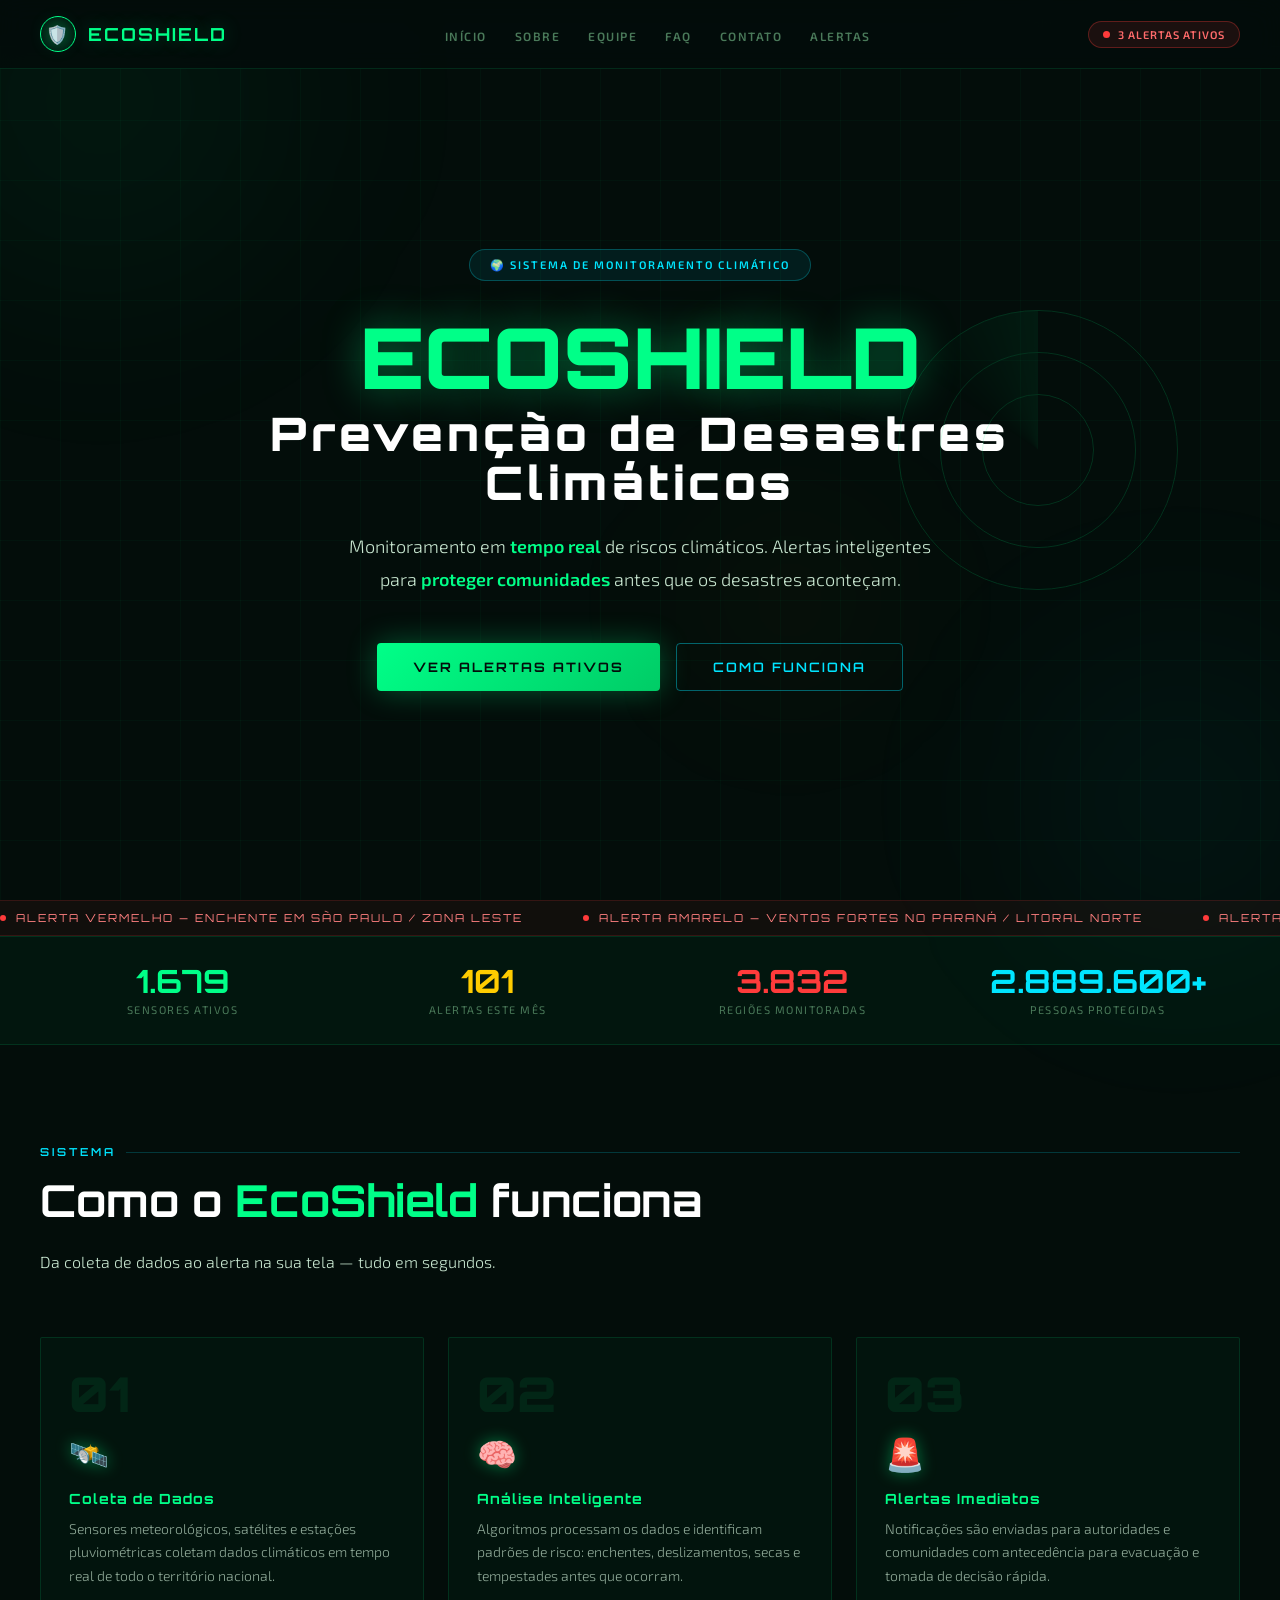
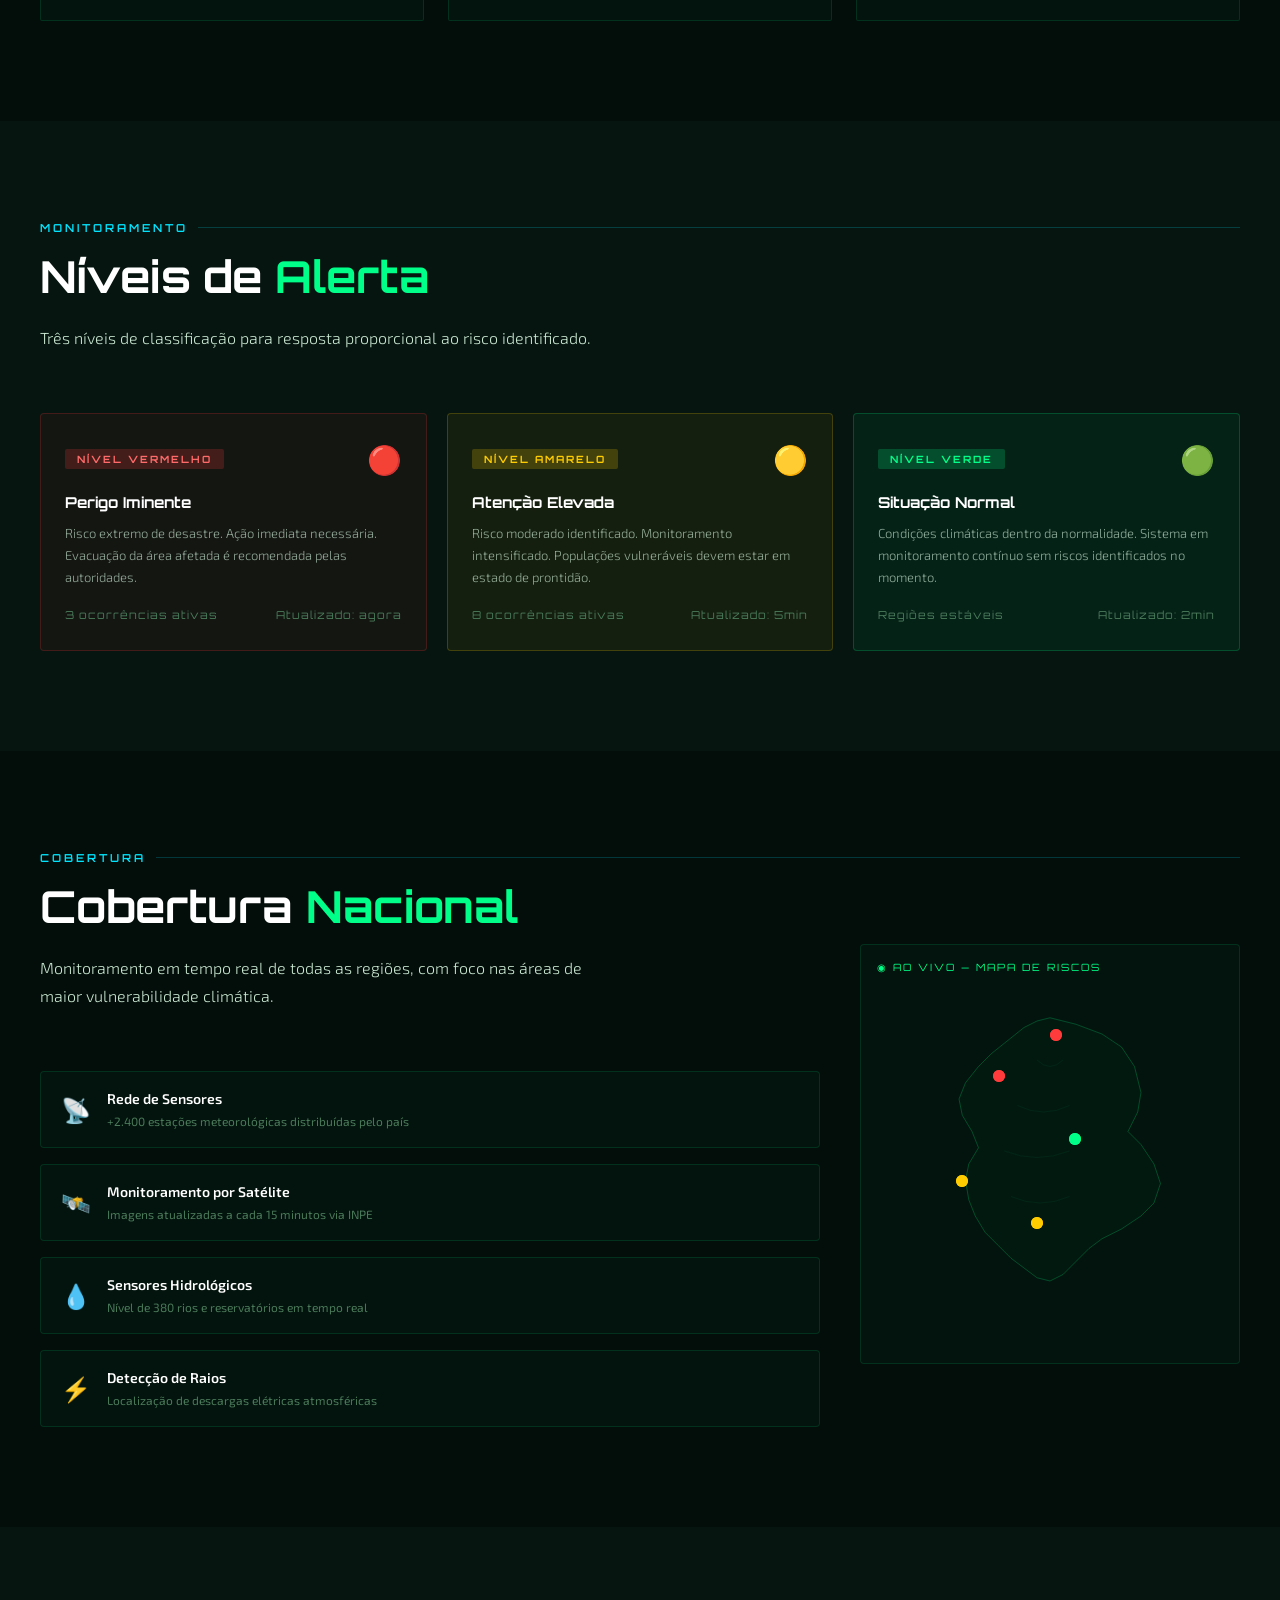
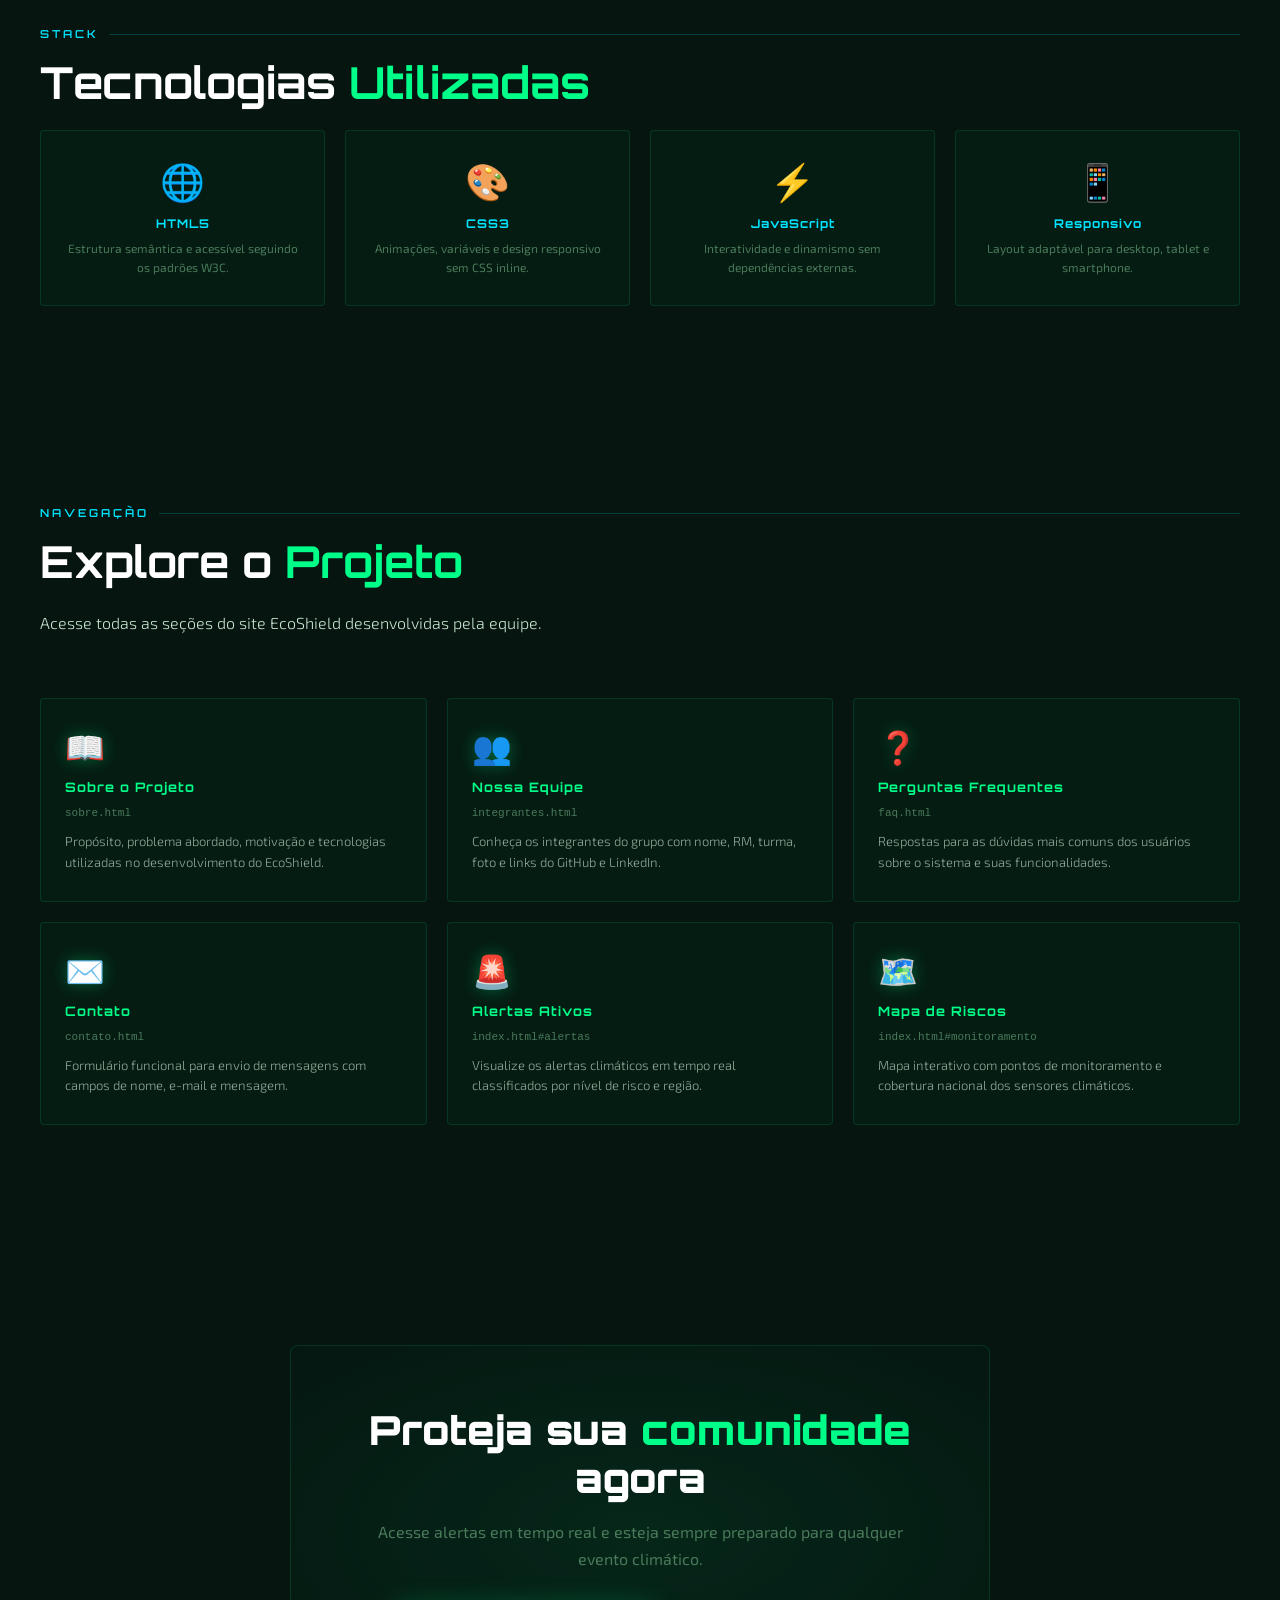
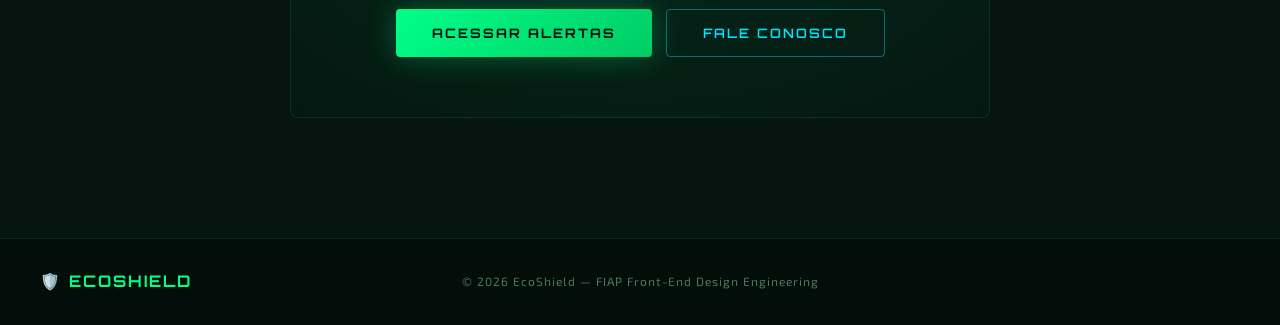
<file: pages/index.html>
<!DOCTYPE html>
<html lang="pt-BR">
<head>
  <meta charset="UTF-8"/>
  <meta name="viewport" content="width=device-width, initial-scale=1.0"/>
  <title>EcoShield — Monitoramento Climático e Prevenção de Desastres</title>
  <meta name="description" content="EcoShield: sistema de monitoramento climático e alertas para prevenção de desastres naturais no Brasil.">
  <link href="https://fonts.googleapis.com/css2?family=Orbitron:wght@400;600;700;900&family=Exo+2:ital,wght@0,300;0,400;0,600;1,300&display=swap" rel="stylesheet">
  <style>


:root {
  --bg:     #030d0a;
  --bg2:    #061510;
  --green:  #00ff88;
  --green2: #00cc66;
  --teal:   #00e5ff;
  --yellow: #ffcc00;
  --red:    #ff3b3b;
  --text:   #c8e6d0;
  --muted:  #4a7a5a;
  --border: rgba(0,255,136,.12);
  --glow:   0 0 20px rgba(0,255,136,.3);
}


*, *::before, *::after { margin:0; padding:0; box-sizing:border-box; }
html { scroll-behavior:smooth; }
body {
  background: var(--bg);
  color: var(--text);
  font-family: 'Exo 2', sans-serif;
  overflow-x: hidden;
}


.bg-grid {
  position:fixed; inset:0; z-index:0; pointer-events:none;
  background-image:
    linear-gradient(rgba(0,255,136,.03) 1px, transparent 1px),
    linear-gradient(90deg, rgba(0,255,136,.03) 1px, transparent 1px);
  background-size: 60px 60px;
  animation: gridShift 20s linear infinite;
}
@keyframes gridShift {
  0%   { background-position:0 0; }
  100% { background-position:60px 60px; }
}

.bg-orb { position:fixed; border-radius:50%; filter:blur(80px); pointer-events:none; z-index:0; }
.bg-orb-1 { width:600px; height:600px; background:radial-gradient(circle, rgba(0,255,136,.06), transparent 70%); top:-200px; left:-200px; animation:orbFloat1 15s ease-in-out infinite; }
.bg-orb-2 { width:500px; height:500px; background:radial-gradient(circle, rgba(0,229,255,.05), transparent 70%); bottom:-150px; right:-150px; animation:orbFloat2 18s ease-in-out infinite; }
.bg-orb-3 { width:300px; height:300px; background:radial-gradient(circle, rgba(255,204,0,.04), transparent 70%); top:50%; left:50%; animation:orbFloat3 12s ease-in-out infinite; }

@keyframes orbFloat1 { 0%,100%{transform:translate(0,0)} 50%{transform:translate(60px,40px)} }
@keyframes orbFloat2 { 0%,100%{transform:translate(0,0)} 50%{transform:translate(-50px,-30px)} }
@keyframes orbFloat3 { 0%,100%{transform:translate(-50%,-50%) scale(1)} 50%{transform:translate(-50%,-50%) scale(1.3)} }


nav {
  position:fixed; top:0; left:0; right:0; z-index:100;
  padding:16px 40px;
  display:flex; align-items:center; justify-content:space-between;
  background:rgba(3,13,10,.9);
  backdrop-filter:blur(12px);
  border-bottom:1px solid var(--border);
}

.nav-logo {
  display:flex; align-items:center; gap:12px;
  font-family:'Orbitron',monospace; font-size:18px; font-weight:700;
  color:var(--green); letter-spacing:2px;
  text-decoration:none; text-shadow:var(--glow);
}

.nav-logo-icon {
  width:36px; height:36px;
  background:radial-gradient(circle, rgba(0,255,136,.2), transparent);
  border:1px solid var(--green); border-radius:50%;
  display:flex; align-items:center; justify-content:center; font-size:18px;
  animation:pulse 3s ease-in-out infinite;
}

@keyframes pulse {
  0%,100% { box-shadow:0 0 10px rgba(0,255,136,.3); }
  50%     { box-shadow:0 0 25px rgba(0,255,136,.7), 0 0 50px rgba(0,255,136,.2); }
}


.nav-toggle {
  display:none; flex-direction:column; gap:5px; cursor:pointer;
  background:none; border:none; padding:4px;
}
.nav-toggle span {
  display:block; width:24px; height:2px;
  background:var(--green); border-radius:2px;
  transition:all .3s;
}
.nav-toggle.open span:nth-child(1) { transform:rotate(45deg) translate(5px,5px); }
.nav-toggle.open span:nth-child(2) { opacity:0; }
.nav-toggle.open span:nth-child(3) { transform:rotate(-45deg) translate(5px,-5px); }

.nav-links { display:flex; gap:0; list-style:none; }

.nav-links a {
  color:var(--muted); font-size:12px; font-weight:600;
  text-decoration:none; text-transform:uppercase; letter-spacing:1.5px;
  padding:8px 14px; border-radius:4px;
  transition:all .2s; position:relative;
}
.nav-links a::after {
  content:''; position:absolute; bottom:2px; left:14px; right:14px;
  height:1px; background:var(--green);
  transform:scaleX(0); transition:transform .3s;
}
.nav-links a:hover  { color:var(--green); }
.nav-links a:hover::after  { transform:scaleX(1); }
.nav-links a.active { color:var(--green); }
.nav-links a.active::after { transform:scaleX(1); }

.nav-alert {
  display:flex; align-items:center; gap:8px;
  background:rgba(255,60,60,.1); border:1px solid rgba(255,60,60,.3);
  border-radius:20px; padding:6px 14px;
  font-size:11px; font-weight:600; color:#ff6b6b;
  letter-spacing:1px; text-transform:uppercase; white-space:nowrap;
}
.nav-alert .dot {
  width:7px; height:7px; border-radius:50%; background:var(--red);
  animation:blink 1s ease-in-out infinite;
}
@keyframes blink { 0%,100%{opacity:1} 50%{opacity:.2} }


.hero {
  position:relative; z-index:1;
  min-height:100vh;
  display:flex; align-items:center; justify-content:center;
  padding:120px 40px 80px; text-align:center;
}
.hero-content { max-width:900px; }

.hero-badge {
  display:inline-flex; align-items:center; gap:8px;
  background:rgba(0,229,255,.08); border:1px solid rgba(0,229,255,.25);
  border-radius:30px; padding:8px 20px;
  font-size:11px; font-weight:600; color:var(--teal);
  letter-spacing:2px; text-transform:uppercase; margin-bottom:32px;
  animation:fadeUp .8s ease both;
}

.hero-title {
  font-family:'Orbitron',monospace;
  font-size:clamp(42px,7vw,84px); font-weight:900; line-height:1.05;
  margin-bottom:24px; animation:fadeUp .8s .2s ease both;
}
.hero-title .line1 { display:block; color:var(--green); text-shadow:0 0 40px rgba(0,255,136,.4); }
.hero-title .line2 { display:block; color:white; font-size:.55em; letter-spacing:4px; margin-top:8px; }

.hero-desc {
  font-size:18px; font-weight:300; line-height:1.8;
  color:var(--text); opacity:.8; max-width:620px;
  margin:0 auto 48px; animation:fadeUp .8s .4s ease both;
}
.hero-desc em { color:var(--green); font-style:normal; font-weight:600; }

.hero-ctas {
  display:flex; gap:16px; justify-content:center; flex-wrap:wrap;
  animation:fadeUp .8s .6s ease both;
}

@keyframes fadeUp {
  from { opacity:0; transform:translateY(30px); }
  to   { opacity:1; transform:translateY(0); }
}


.hero-radar {
  position:absolute; right:8%; top:50%; transform:translateY(-50%);
  width:280px; height:280px; opacity:.15;
}
.radar-ring {
  position:absolute; border-radius:50%; border:1px solid var(--green);
  top:50%; left:50%; transform:translate(-50%,-50%);
}
.radar-ring:nth-child(1) { width:100%; height:100%; animation:radarPulse 3s 0s ease-in-out infinite; }
.radar-ring:nth-child(2) { width:70%;  height:70%;  animation:radarPulse 3s .5s ease-in-out infinite; }
.radar-ring:nth-child(3) { width:40%;  height:40%;  animation:radarPulse 3s 1s ease-in-out infinite; }
@keyframes radarPulse { 0%,100%{opacity:.3} 50%{opacity:1} }
.radar-sweep {
  position:absolute; inset:0;
  background:conic-gradient(from 0deg, transparent 300deg, rgba(0,255,136,.4) 360deg);
  border-radius:50%; animation:sweep 4s linear infinite;
}
@keyframes sweep { to { transform:rotate(360deg); } }


.btn-primary {
  background:linear-gradient(135deg, var(--green), var(--green2));
  color:#030d0a; font-family:'Orbitron',monospace;
  font-size:13px; font-weight:700; letter-spacing:2px;
  padding:16px 36px; border-radius:4px; border:none; cursor:pointer;
  text-transform:uppercase; text-decoration:none; display:inline-block;
  box-shadow:0 0 30px rgba(0,255,136,.3); transition:all .3s;
}
.btn-primary:hover { transform:translateY(-2px); box-shadow:0 0 50px rgba(0,255,136,.5); }

.btn-secondary {
  background:transparent; color:var(--teal);
  font-family:'Orbitron',monospace; font-size:13px; font-weight:600;
  letter-spacing:2px; padding:15px 36px; border-radius:4px;
  border:1px solid rgba(0,229,255,.4); cursor:pointer;
  text-transform:uppercase; text-decoration:none; display:inline-block;
  transition:all .3s;
}
.btn-secondary:hover { background:rgba(0,229,255,.08); border-color:var(--teal); transform:translateY(-2px); }


.ticker {
  position:relative; z-index:1;
  background:rgba(255,59,59,.06);
  border-top:1px solid rgba(255,59,59,.15);
  border-bottom:1px solid rgba(255,59,59,.15);
  padding:10px 0; overflow:hidden;
}
.ticker-inner {
  display:flex; gap:60px; white-space:nowrap;
  animation:tickerRoll 25s linear infinite;
}
.ticker-item {
  font-family:'Orbitron',monospace; font-size:11px;
  color:#ff8080; letter-spacing:2px; text-transform:uppercase;
  display:flex; align-items:center; gap:10px; flex-shrink:0;
}
.ticker-dot { width:6px; height:6px; border-radius:50%; background:var(--red); animation:blink 1s infinite; }
@keyframes tickerRoll { 0%{transform:translateX(0)} 100%{transform:translateX(-50%)} }


.stats-bar {
  position:relative; z-index:1;
  background:rgba(0,255,136,.04);
  border-top:1px solid var(--border); border-bottom:1px solid var(--border);
  padding:28px 40px;
  display:grid; grid-template-columns:repeat(4,1fr); gap:20px;
}
.stat-item { text-align:center; }
.stat-val {
  font-family:'Orbitron',monospace; font-size:32px; font-weight:700;
  color:var(--green); display:block; line-height:1;
}
.stat-val.orange { color:var(--yellow); }
.stat-val.red    { color:var(--red); }
.stat-val.teal   { color:var(--teal); }
.stat-lbl { font-size:11px; color:var(--muted); text-transform:uppercase; letter-spacing:1.5px; margin-top:6px; display:block; }


section { position:relative; z-index:1; padding:100px 40px; }

.section-label {
  font-family:'Orbitron',monospace; font-size:11px; font-weight:600;
  color:var(--teal); letter-spacing:3px; text-transform:uppercase;
  margin-bottom:16px; display:flex; align-items:center; gap:10px;
}
.section-label::after { content:''; flex:1; height:1px; background:rgba(0,229,255,.2); }

.section-title {
  font-family:'Orbitron',monospace; font-size:clamp(28px,4vw,44px);
  font-weight:700; color:white; line-height:1.2; margin-bottom:20px;
}
.section-title span { color:var(--green); }

.section-desc { font-size:16px; font-weight:300; color:var(--text); opacity:.7; line-height:1.8; max-width:560px; margin-bottom:60px; }


.steps { display:grid; grid-template-columns:repeat(3,1fr); gap:24px; }

.step-card {
  background:rgba(0,255,136,.03); border:1px solid var(--border);
  border-radius:2px; padding:32px 28px;
  position:relative; overflow:hidden; transition:all .3s;
}
.step-card::before {
  content:''; position:absolute; inset:0;
  background:linear-gradient(135deg, rgba(0,255,136,.05), transparent);
  opacity:0; transition:opacity .3s;
}
.step-card:hover { border-color:rgba(0,255,136,.3); transform:translateY(-4px); }
.step-card:hover::before { opacity:1; }

.step-num { font-family:'Orbitron',monospace; font-size:48px; font-weight:900; color:rgba(0,255,136,.08); line-height:1; margin-bottom:16px; }
.step-icon { font-size:32px; margin-bottom:16px; filter:drop-shadow(0 0 8px rgba(0,255,136,.4)); }
.step-title { font-family:'Orbitron',monospace; font-size:14px; font-weight:700; color:var(--green); letter-spacing:1px; margin-bottom:10px; }
.step-desc  { font-size:14px; font-weight:300; color:var(--text); opacity:.7; line-height:1.7; }


.alerts-section { background:var(--bg2); }
.alerts-grid { display:grid; grid-template-columns:repeat(3,1fr); gap:20px; }

.alert-card { border-radius:4px; padding:28px 24px; border:1px solid transparent; transition:all .3s; cursor:pointer; }
.alert-card.vermelho { background:rgba(255,59,59,.06);  border-color:rgba(255,59,59,.2); }
.alert-card.amarelo  { background:rgba(255,204,0,.06);  border-color:rgba(255,204,0,.2); }
.alert-card.verde    { background:rgba(0,255,136,.06);  border-color:rgba(0,255,136,.2); }
.alert-card:hover { transform:translateY(-3px); }
.alert-card.vermelho:hover { box-shadow:0 8px 30px rgba(255,59,59,.15); }
.alert-card.amarelo:hover  { box-shadow:0 8px 30px rgba(255,204,0,.15); }
.alert-card.verde:hover    { box-shadow:0 8px 30px rgba(0,255,136,.15); }

.alert-header { display:flex; align-items:center; justify-content:space-between; margin-bottom:16px; }
.alert-level { font-family:'Orbitron',monospace; font-size:10px; font-weight:700; letter-spacing:2px; text-transform:uppercase; padding:4px 12px; border-radius:2px; }
.vermelho .alert-level { background:rgba(255,59,59,.2);  color:#ff6b6b; }
.amarelo  .alert-level { background:rgba(255,204,0,.2);  color:var(--yellow); }
.verde    .alert-level { background:rgba(0,255,136,.2);  color:var(--green); }
.alert-icon  { font-size:28px; }
.alert-title { font-family:'Orbitron',monospace; font-size:15px; font-weight:700; color:white; margin-bottom:10px; }
.alert-desc  { font-size:13px; font-weight:300; color:var(--text); opacity:.7; line-height:1.7; margin-bottom:20px; }
.alert-meta  { display:flex; justify-content:space-between; font-size:11px; color:var(--muted); font-family:'Orbitron',monospace; letter-spacing:1px; }

.monitor-layout { display:grid; grid-template-columns:1fr 380px; gap:40px; align-items:center; }

.monitor-map {
  background:rgba(0,255,136,.03); border:1px solid var(--border);
  border-radius:4px; height:420px;
  position:relative; overflow:hidden;
  display:flex; align-items:center; justify-content:center;
}
.map-label { position:absolute; top:16px; left:16px; font-family:'Orbitron',monospace; font-size:10px; color:var(--green); letter-spacing:2px; text-transform:uppercase; }
.brazil-map { width:260px; opacity:.6; }

.map-ping { position:absolute; width:12px; height:12px; border-radius:50%; }
.map-ping::before, .map-ping::after { content:''; position:absolute; inset:0; border-radius:50%; }
.map-ping::before { background:currentColor; }
.map-ping::after  { border:2px solid currentColor; animation:pingExpand 2s ease-out infinite; }
@keyframes pingExpand { 0%{transform:scale(1);opacity:.8} 100%{transform:scale(3);opacity:0} }

.map-ping.p1 { color:var(--red);    top:30%; left:35%; }
.map-ping.p2 { color:var(--yellow); top:55%; left:25%; }
.map-ping.p3 { color:var(--green);  top:45%; left:55%; }
.map-ping.p4 { color:var(--red);    top:20%; left:50%; }
.map-ping.p5 { color:var(--yellow); top:65%; left:45%; }
.map-ping.p1::after { animation-delay:.0s; }
.map-ping.p2::after { animation-delay:.5s; }
.map-ping.p3::after { animation-delay:1s; }
.map-ping.p4::after { animation-delay:.3s; }
.map-ping.p5::after { animation-delay:.8s; }

.info-list { list-style:none; display:flex; flex-direction:column; gap:16px; }
.info-item {
  background:rgba(0,255,136,.03); border:1px solid var(--border);
  border-radius:4px; padding:18px 20px;
  display:flex; align-items:center; gap:16px; transition:all .3s;
}
.info-item:hover { border-color:rgba(0,255,136,.25); background:rgba(0,255,136,.06); }
.info-item-icon { font-size:24px; flex-shrink:0; }
.info-item-text strong { display:block; font-size:14px; font-weight:600; color:white; margin-bottom:3px; }
.info-item-text span   { font-size:12px; color:var(--muted); }

.tech-section { background:var(--bg2); }
.tech-grid { display:grid; grid-template-columns:repeat(4,1fr); gap:20px; margin-top:16px; }
.tech-card { background:rgba(0,255,136,.03); border:1px solid var(--border); border-radius:4px; padding:28px 20px; text-align:center; transition:all .3s; }
.tech-card:hover { border-color:rgba(0,229,255,.3); transform:translateY(-3px); box-shadow:0 8px 30px rgba(0,229,255,.08); }
.tech-icon { font-size:36px; margin-bottom:12px; display:block; }
.tech-name { font-family:'Orbitron',monospace; font-size:12px; font-weight:700; color:var(--teal); letter-spacing:1px; margin-bottom:8px; }
.tech-desc { font-size:12px; color:var(--muted); line-height:1.6; }


.pages-section { background:var(--bg2); }
.pages-grid { display:grid; grid-template-columns:repeat(3,1fr); gap:20px; }

.page-card {
  background:rgba(0,255,136,.03); border:1px solid var(--border);
  border-radius:4px; padding:28px 24px;
  text-decoration:none; color:var(--text);
  display:flex; flex-direction:column; gap:12px;
  transition:all .3s; position:relative; overflow:hidden;
}
.page-card::after {
  content:'→'; position:absolute; bottom:20px; right:24px;
  font-size:20px; color:var(--green); opacity:0;
  transition:all .3s; transform:translateX(-8px);
}
.page-card:hover { border-color:rgba(0,255,136,.3); transform:translateY(-4px); box-shadow:0 12px 40px rgba(0,255,136,.08); }
.page-card:hover::after { opacity:1; transform:translateX(0); }

.page-card-icon { font-size:32px; filter:drop-shadow(0 0 8px rgba(0,255,136,.3)); }
.page-card-title { font-family:'Orbitron',monospace; font-size:13px; font-weight:700; color:var(--green); letter-spacing:1px; }
.page-card-file  { font-family:'DM Mono',monospace; font-size:11px; color:var(--muted); }
.page-card-desc  { font-size:13px; font-weight:300; color:var(--text); opacity:.7; line-height:1.6; }

.cta-section { background:var(--bg2); text-align:center; padding:120px 40px; position:relative; z-index:1; }
.cta-glow {
  display:inline-block;
  background:radial-gradient(ellipse 600px 300px at center, rgba(0,255,136,.08), transparent);
  padding:60px; border-radius:8px; border:1px solid var(--border);
  max-width:700px; width:100%;
}
.cta-title { font-family:'Orbitron',monospace; font-size:clamp(24px,4vw,40px); font-weight:900; color:white; margin-bottom:16px; line-height:1.2; }
.cta-title span { color:var(--green); }
.cta-sub  { font-size:16px; color:var(--muted); margin-bottom:36px; line-height:1.7; }
.cta-btns { display:flex; gap:14px; justify-content:center; flex-wrap:wrap; }

footer {
  position:relative; z-index:1;
  border-top:1px solid var(--border);
  padding:32px 40px;
  display:grid; grid-template-columns:1fr auto 1fr;
  align-items:center; gap:20px;
  background:var(--bg);
}
.footer-logo { font-family:'Orbitron',monospace; font-size:16px; font-weight:700; color:var(--green); letter-spacing:2px; text-decoration:none; }
.footer-copy { font-size:12px; color:var(--muted); letter-spacing:1px; text-align:center; }
.footer-links { display:flex; gap:20px; justify-content:flex-end; flex-wrap:wrap; }
.footer-links a { font-size:12px; color:var(--muted); text-decoration:none; letter-spacing:1px; transition:color .2s; }
.footer-links a:hover { color:var(--green); }


.reveal { opacity:0; transform:translateY(40px); transition:opacity .7s ease, transform .7s ease; }
.reveal.visible { opacity:1; transform:translateY(0); }


@media (max-width:900px) {
  nav { padding:14px 20px; }
  .nav-links {
    display:none; flex-direction:column; gap:0;
    position:absolute; top:100%; left:0; right:0;
    background:rgba(3,13,10,.98); border-bottom:1px solid var(--border);
    padding:12px 0;
  }
  .nav-links.open { display:flex; }
  .nav-links a { padding:12px 24px; border-radius:0; }
  .nav-toggle { display:flex; }

  .hero { padding:100px 20px 60px; }
  .hero-radar { display:none; }

  .stats-bar { grid-template-columns:repeat(2,1fr); padding:20px; }

  section { padding:70px 20px; }

  .steps          { grid-template-columns:1fr; }
  .alerts-grid    { grid-template-columns:1fr; }
  .monitor-layout { grid-template-columns:1fr; }
  .tech-grid      { grid-template-columns:repeat(2,1fr); }
  .pages-grid     { grid-template-columns:1fr; }

  .cta-glow { padding:32px 20px; }

  footer { grid-template-columns:1fr; text-align:center; padding:24px 20px; }
  .footer-links { justify-content:center; }
}

</style>
</head>
<body>

  <div class="bg-grid"></div>
  <div class="bg-orb bg-orb-1"></div>
  <div class="bg-orb bg-orb-2"></div>
  <div class="bg-orb bg-orb-3"></div>


  <nav>
    <a href="index.html" class="nav-logo">
      <div class="nav-logo-icon">🛡️</div>
      ECOSHIELD
    </a>

    <button class="nav-toggle" aria-label="Abrir menu">
      <span></span><span></span><span></span>
    </button>

    <ul class="nav-links">
      <li><a href="index.html"       class="active">Início</a></li>
      <li><a href="sobre.html">Sobre</a></li>
      <li><a href="integrantes.html">Equipe</a></li>
      <li><a href="faq.html">FAQ</a></li>
      <li><a href="contato.html">Contato</a></li>
      <li><a href="alertas.html" aria-current="page">Alertas</a></li>
    </ul>

    <div class="nav-alert">
      <div class="dot"></div>
      <span id="navAlertText">3 alertas ativos</span>
    </div>
  </nav>


  <section class="hero">
    <div class="hero-content">
      <div class="hero-badge">🌍 Sistema de Monitoramento Climático</div>

      <h1 class="hero-title">
        <span class="line1">ECOSHIELD</span>
        <span class="line2">Prevenção de Desastres Climáticos</span>
      </h1>

      <p class="hero-desc">
        Monitoramento em <em>tempo real</em> de riscos climáticos.
        Alertas inteligentes para <em>proteger comunidades</em>
        antes que os desastres aconteçam.
      </p>

      <div class="hero-ctas">
        <a href="#alertas"      class="btn-primary">Ver Alertas Ativos</a>
        <a href="#como-funciona" class="btn-secondary">Como Funciona</a>
      </div>
    </div>

    <div class="hero-radar">
      <div class="radar-ring"></div>
      <div class="radar-ring"></div>
      <div class="radar-ring"></div>
      <div class="radar-sweep"></div>
    </div>
  </section>


  <div class="ticker">
    <div class="ticker-inner">
      <span class="ticker-item"><span class="ticker-dot"></span> ALERTA VERMELHO — Enchente em São Paulo / Zona Leste</span>
      <span class="ticker-item"><span class="ticker-dot"></span> ALERTA AMARELO — Ventos fortes no Paraná / Litoral Norte</span>
      <span class="ticker-item"><span class="ticker-dot"></span> ALERTA VERMELHO — Deslizamento em Petrópolis / RJ</span>
      <span class="ticker-item"><span class="ticker-dot"></span> MONITORAMENTO — Nível dos rios acima do normal em MG</span>
      <span class="ticker-item"><span class="ticker-dot"></span> ALERTA AMARELO — Seca severa no Nordeste / Sertão</span>
  
      <span class="ticker-item"><span class="ticker-dot"></span> ALERTA VERMELHO — Enchente em São Paulo / Zona Leste</span>
      <span class="ticker-item"><span class="ticker-dot"></span> ALERTA AMARELO — Ventos fortes no Paraná / Litoral Norte</span>
      <span class="ticker-item"><span class="ticker-dot"></span> ALERTA VERMELHO — Deslizamento em Petrópolis / RJ</span>
      <span class="ticker-item"><span class="ticker-dot"></span> MONITORAMENTO — Nível dos rios acima do normal em MG</span>
      <span class="ticker-item"><span class="ticker-dot"></span> ALERTA AMARELO — Seca severa no Nordeste / Sertão</span>
    </div>
  </div>


  <div class="stats-bar">
    <div class="stat-item">
      <span class="stat-val"        id="stat1">0</span>
      <span class="stat-lbl">Sensores Ativos</span>
    </div>
    <div class="stat-item">
      <span class="stat-val orange" id="stat2">0</span>
      <span class="stat-lbl">Alertas este mês</span>
    </div>
    <div class="stat-item">
      <span class="stat-val red"    id="stat3">0</span>
      <span class="stat-lbl">Regiões monitoradas</span>
    </div>
    <div class="stat-item">
      <span class="stat-val teal"   id="stat4">0</span>
      <span class="stat-lbl">Pessoas protegidas</span>
    </div>
  </div>

 
  <section id="como-funciona">
    <div class="section-label">Sistema</div>
    <h2 class="section-title reveal">Como o <span>EcoShield</span> funciona</h2>
    <p class="section-desc reveal">Da coleta de dados ao alerta na sua tela — tudo em segundos.</p>

    <div class="steps">
      <div class="step-card reveal">
        <div class="step-num">01</div>
        <div class="step-icon">🛰️</div>
        <div class="step-title">Coleta de Dados</div>
        <p class="step-desc">Sensores meteorológicos, satélites e estações pluviométricas coletam dados climáticos em tempo real de todo o território nacional.</p>
      </div>
      <div class="step-card reveal">
        <div class="step-num">02</div>
        <div class="step-icon">🧠</div>
        <div class="step-title">Análise Inteligente</div>
        <p class="step-desc">Algoritmos processam os dados e identificam padrões de risco: enchentes, deslizamentos, secas e tempestades antes que ocorram.</p>
      </div>
      <div class="step-card reveal">
        <div class="step-num">03</div>
        <div class="step-icon">🚨</div>
        <div class="step-title">Alertas Imediatos</div>
        <p class="step-desc">Notificações são enviadas para autoridades e comunidades com antecedência para evacuação e tomada de decisão rápida.</p>
      </div>
    </div>
  </section>


  <section id="alertas" class="alerts-section">
    <div class="section-label">Monitoramento</div>
    <h2 class="section-title reveal">Níveis de <span>Alerta</span></h2>
    <p class="section-desc reveal">Três níveis de classificação para resposta proporcional ao risco identificado.</p>

    <div class="alerts-grid">
      <div class="alert-card vermelho reveal">
        <div class="alert-header">
          <span class="alert-level">Nível Vermelho</span>
          <span class="alert-icon">🔴</span>
        </div>
        <div class="alert-title">Perigo Iminente</div>
        <p class="alert-desc">Risco extremo de desastre. Ação imediata necessária. Evacuação da área afetada é recomendada pelas autoridades.</p>
        <div class="alert-meta"><span>3 ocorrências ativas</span><span>Atualizado: agora</span></div>
      </div>

      <div class="alert-card amarelo reveal">
        <div class="alert-header">
          <span class="alert-level">Nível Amarelo</span>
          <span class="alert-icon">🟡</span>
        </div>
        <div class="alert-title">Atenção Elevada</div>
        <p class="alert-desc">Risco moderado identificado. Monitoramento intensificado. Populações vulneráveis devem estar em estado de prontidão.</p>
        <div class="alert-meta"><span>8 ocorrências ativas</span><span>Atualizado: 5min</span></div>
      </div>

      <div class="alert-card verde reveal">
        <div class="alert-header">
          <span class="alert-level">Nível Verde</span>
          <span class="alert-icon">🟢</span>
        </div>
        <div class="alert-title">Situação Normal</div>
        <p class="alert-desc">Condições climáticas dentro da normalidade. Sistema em monitoramento contínuo sem riscos identificados no momento.</p>
        <div class="alert-meta"><span>Regiões estáveis</span><span>Atualizado: 2min</span></div>
      </div>
    </div>
  </section>


  <section id="monitoramento">
    <div class="section-label">Cobertura</div>
    <div class="monitor-layout">

      <div>
        <h2 class="section-title reveal">Cobertura <span>Nacional</span></h2>
        <p class="section-desc reveal">Monitoramento em tempo real de todas as regiões, com foco nas áreas de maior vulnerabilidade climática.</p>
        <ul class="info-list">
          <li class="info-item reveal">
            <span class="info-item-icon">📡</span>
            <div class="info-item-text"><strong>Rede de Sensores</strong><span>+2.400 estações meteorológicas distribuídas pelo país</span></div>
          </li>
          <li class="info-item reveal">
            <span class="info-item-icon">🛰️</span>
            <div class="info-item-text"><strong>Monitoramento por Satélite</strong><span>Imagens atualizadas a cada 15 minutos via INPE</span></div>
          </li>
          <li class="info-item reveal">
            <span class="info-item-icon">💧</span>
            <div class="info-item-text"><strong>Sensores Hidrológicos</strong><span>Nível de 380 rios e reservatórios em tempo real</span></div>
          </li>
          <li class="info-item reveal">
            <span class="info-item-icon">⚡</span>
            <div class="info-item-text"><strong>Detecção de Raios</strong><span>Localização de descargas elétricas atmosféricas</span></div>
          </li>
        </ul>
      </div>

      <div class="monitor-map">
        <div class="map-label">◉ AO VIVO — Mapa de Riscos</div>
        <svg class="brazil-map" viewBox="0 0 400 450" fill="none" xmlns="http://www.w3.org/2000/svg">
          <path d="M180 20 L200 15 L240 25 L280 40 L310 60 L330 90 L340 130 L335 160 L320 190 L340 210 L360 240 L370 270 L360 300 L340 320 L310 340 L280 355 L260 370 L240 390 L220 410 L200 420 L180 415 L160 400 L140 385 L120 365 L100 345 L85 320 L75 295 L70 265 L75 240 L90 215 L80 190 L65 165 L60 140 L70 115 L90 90 L110 70 L135 50 L160 30 Z" stroke="rgba(0,255,136,0.4)" stroke-width="1.5" fill="rgba(0,255,136,0.04)"/>
          <path d="M180 80 Q200 100 220 80"  stroke="rgba(0,255,136,0.15)" stroke-width="1" fill="none"/>
          <path d="M150 150 Q190 170 230 150" stroke="rgba(0,255,136,0.15)" stroke-width="1" fill="none"/>
          <path d="M130 220 Q180 240 230 220" stroke="rgba(0,255,136,0.15)" stroke-width="1" fill="none"/>
          <path d="M140 290 Q185 310 230 290" stroke="rgba(0,255,136,0.15)" stroke-width="1" fill="none"/>
        </svg>
        <div class="map-ping p1"></div>
        <div class="map-ping p2"></div>
        <div class="map-ping p3"></div>
        <div class="map-ping p4"></div>
        <div class="map-ping p5"></div>
      </div>

    </div>
  </section>


  <section id="tecnologia" class="tech-section">
    <div class="section-label">Stack</div>
    <h2 class="section-title reveal">Tecnologias <span>Utilizadas</span></h2>
    <div class="tech-grid">
      <div class="tech-card reveal">
        <span class="tech-icon">🌐</span>
        <div class="tech-name">HTML5</div>
        <p class="tech-desc">Estrutura semântica e acessível seguindo os padrões W3C.</p>
      </div>
      <div class="tech-card reveal">
        <span class="tech-icon">🎨</span>
        <div class="tech-name">CSS3</div>
        <p class="tech-desc">Animações, variáveis e design responsivo sem CSS inline.</p>
      </div>
      <div class="tech-card reveal">
        <span class="tech-icon">⚡</span>
        <div class="tech-name">JavaScript</div>
        <p class="tech-desc">Interatividade e dinamismo sem dependências externas.</p>
      </div>
      <div class="tech-card reveal">
        <span class="tech-icon">📱</span>
        <div class="tech-name">Responsivo</div>
        <p class="tech-desc">Layout adaptável para desktop, tablet e smartphone.</p>
      </div>
    </div>
  </section>

  <section class="pages-section">
    <div class="section-label">Navegação</div>
    <h2 class="section-title reveal">Explore o <span>Projeto</span></h2>
    <p class="section-desc reveal">Acesse todas as seções do site EcoShield desenvolvidas pela equipe.</p>

    <div class="pages-grid">
      <a href="sobre.html" class="page-card reveal">
        <span class="page-card-icon">📖</span>
        <div class="page-card-title">Sobre o Projeto</div>
        <div class="page-card-file">sobre.html</div>
        <p class="page-card-desc">Propósito, problema abordado, motivação e tecnologias utilizadas no desenvolvimento do EcoShield.</p>
      </a>

      <a href="integrantes.html" class="page-card reveal">
        <span class="page-card-icon">👥</span>
        <div class="page-card-title">Nossa Equipe</div>
        <div class="page-card-file">integrantes.html</div>
        <p class="page-card-desc">Conheça os integrantes do grupo com nome, RM, turma, foto e links do GitHub e LinkedIn.</p>
      </a>

      <a href="faq.html" class="page-card reveal">
        <span class="page-card-icon">❓</span>
        <div class="page-card-title">Perguntas Frequentes</div>
        <div class="page-card-file">faq.html</div>
        <p class="page-card-desc">Respostas para as dúvidas mais comuns dos usuários sobre o sistema e suas funcionalidades.</p>
      </a>

      <a href="contato.html" class="page-card reveal">
        <span class="page-card-icon">✉️</span>
        <div class="page-card-title">Contato</div>
        <div class="page-card-file">contato.html</div>
        <p class="page-card-desc">Formulário funcional para envio de mensagens com campos de nome, e-mail e mensagem.</p>
      </a>

      <a href="#alertas" class="page-card reveal">
        <span class="page-card-icon">🚨</span>
        <div class="page-card-title">Alertas Ativos</div>
        <div class="page-card-file">index.html#alertas</div>
        <p class="page-card-desc">Visualize os alertas climáticos em tempo real classificados por nível de risco e região.</p>
      </a>

      <a href="#monitoramento" class="page-card reveal">
        <span class="page-card-icon">🗺️</span>
        <div class="page-card-title">Mapa de Riscos</div>
        <div class="page-card-file">index.html#monitoramento</div>
        <p class="page-card-desc">Mapa interativo com pontos de monitoramento e cobertura nacional dos sensores climáticos.</p>
      </a>
    </div>
  </section>


  <section class="cta-section">
    <div class="cta-glow">
      <h2 class="cta-title reveal">Proteja sua <span>comunidade</span> agora</h2>
      <p class="cta-sub reveal">Acesse alertas em tempo real e esteja sempre preparado para qualquer evento climático.</p>
      <div class="cta-btns reveal">
        <a href="#alertas"      class="btn-primary">Acessar Alertas</a>
        <a href="contato.html"  class="btn-secondary">Fale Conosco</a>
      </div>
    </div>
  </section>


  <footer>
    <a href="index.html" class="footer-logo">🛡️ ECOSHIELD</a>
    <p class="footer-copy">© 2026 EcoShield — FIAP Front-End Design Engineering</p>
    <nav class="footer-links">
      <a href="index.html">Início</a>
      <a href="sobre.html">Sobre</a>
      <a href="integrantes.html">Equipe</a>
      <a href="faq.html">FAQ</a>
      <a href="contato.html">Contato</a>
    </nav>
  </footer>

  <script>



var toggle   = document.querySelector('.nav-toggle');
var navLinks = document.querySelector('.nav-links');

if (toggle) {
  toggle.addEventListener('click', function () {
    toggle.classList.toggle('open');
    navLinks.classList.toggle('open');
  });


  navLinks.querySelectorAll('a').forEach(function (link) {
    link.addEventListener('click', function () {
      toggle.classList.remove('open');
      navLinks.classList.remove('open');
    });
  });
}


var sections        = document.querySelectorAll('section[id]');
var navLinkItems    = document.querySelectorAll('.nav-links a');

window.addEventListener('scroll', function () {
  var current = '';
  sections.forEach(function (sec) {
    if (window.scrollY >= sec.offsetTop - 120) {
      current = sec.id;
    }
  });
  navLinkItems.forEach(function (link) {
    link.classList.remove('active');
    if (link.getAttribute('href') === '#' + current) {
      link.classList.add('active');
    }
  });
});


function animateCount(el, target, suffix, duration) {
  suffix   = suffix   || '';
  duration = duration || 2000;
  var start = 0;
  var step  = target / (duration / 16);
  var timer = setInterval(function () {
    start += step;
    if (start >= target) { start = target; clearInterval(timer); }
    el.textContent = Math.floor(start).toLocaleString('pt-BR') + suffix;
  }, 16);
}

var statsBar      = document.querySelector('.stats-bar');
var statsAnimated = false;

if (statsBar) {
  var statsObserver = new IntersectionObserver(function (entries) {
    if (entries[0].isIntersecting && !statsAnimated) {
      statsAnimated = true;
      animateCount(document.getElementById('stat1'), 2413);
      animateCount(document.getElementById('stat2'), 147);
      animateCount(document.getElementById('stat3'), 5570);
      animateCount(document.getElementById('stat4'), 4200000, '+');
      statsObserver.disconnect();
    }
  }, { threshold: 0.3 });
  statsObserver.observe(statsBar);
}


var revealObserver = new IntersectionObserver(function (entries) {
  entries.forEach(function (entry, index) {
    if (entry.isIntersecting) {
      setTimeout(function () {
        entry.target.classList.add('visible');
      }, index * 80);
      revealObserver.unobserve(entry.target);
    }
  });
}, { threshold: 0.12 });

document.querySelectorAll('.reveal').forEach(function (el) {
  revealObserver.observe(el);
});


var alertValues  = [3, 4, 2, 5, 3];
var alertIndex   = 0;
var navAlertText = document.getElementById('navAlertText');

setInterval(function () {
  alertIndex = (alertIndex + 1) % alertValues.length;
  if (navAlertText) {
    navAlertText.textContent = alertValues[alertIndex] + ' alertas ativos';
  }
}, 8000);

</script>
</body>
</html>
</file>
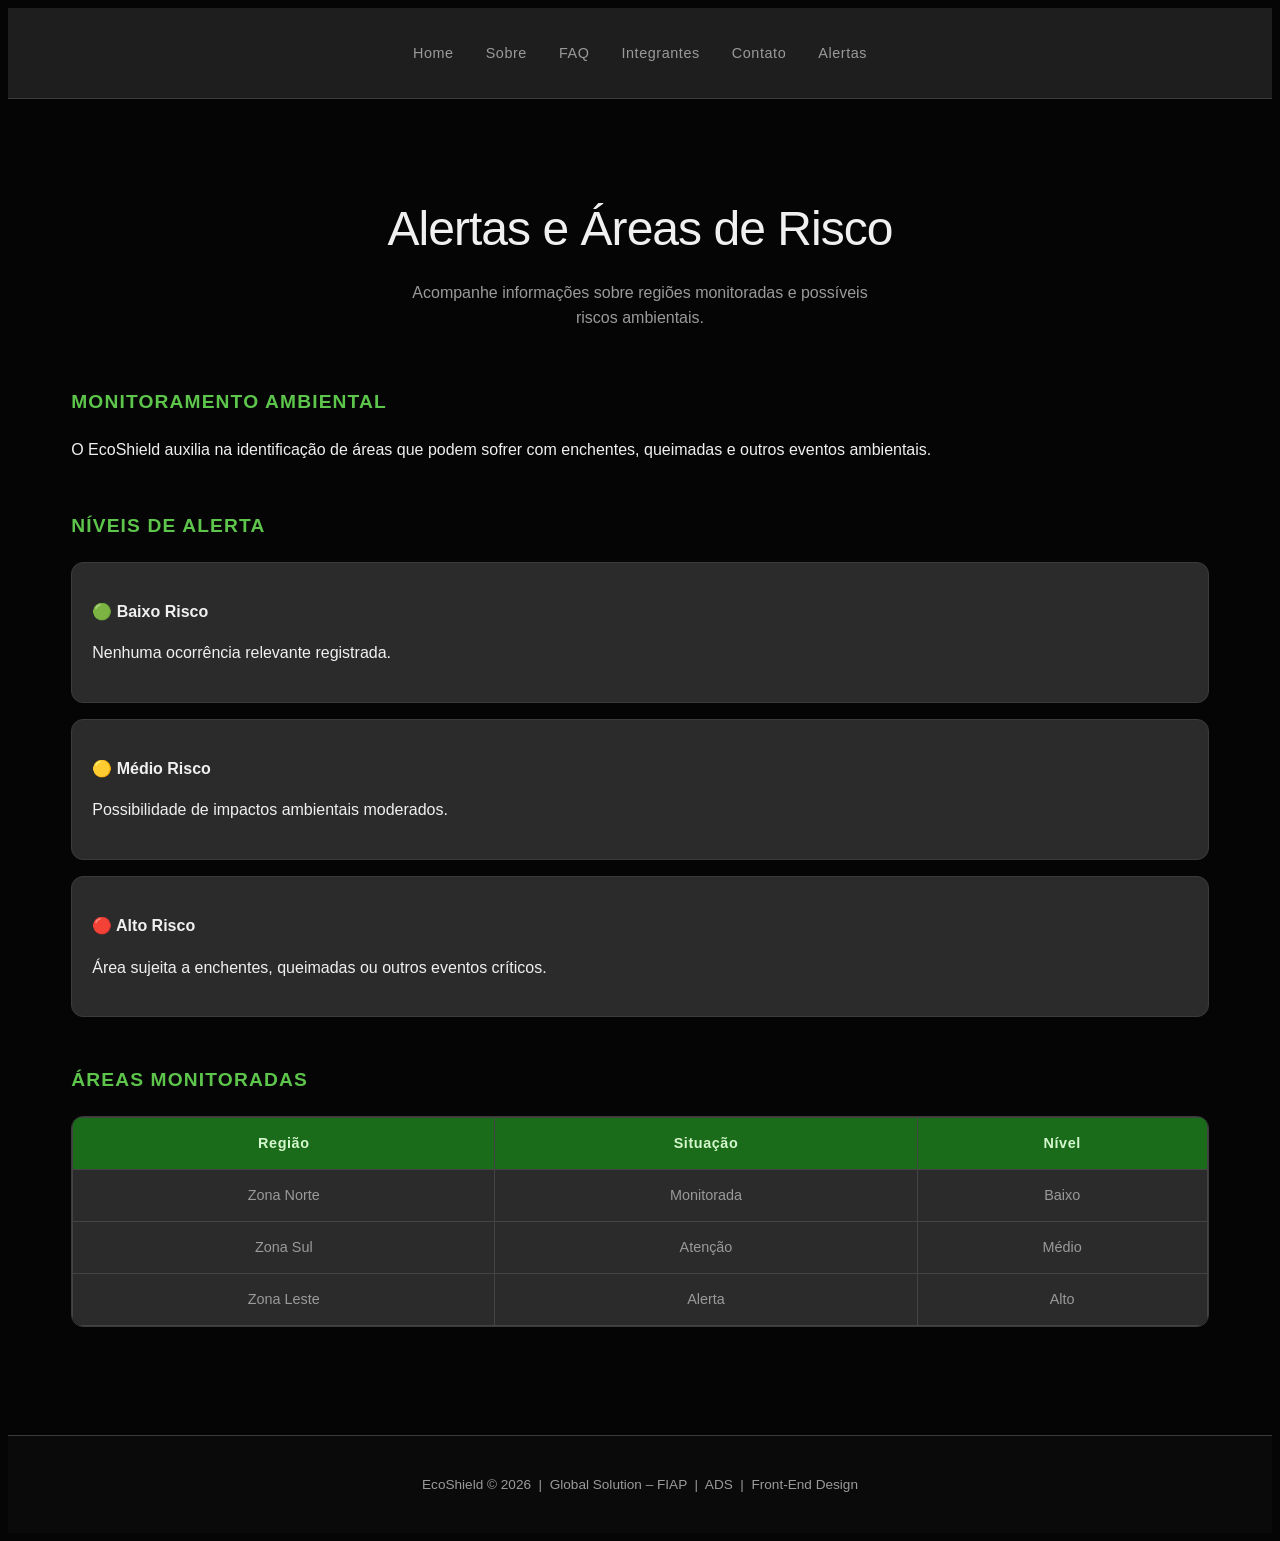
<file: pages/alertas.html>
<!DOCTYPE html>
<html lang="pt-BR">

<head>
    <meta charset="UTF-8">
    <meta name="viewport" content="width=device-width, initial-scale=1.0">
    <title>Alertas – EcoShield</title>
    <meta name="description" content="Acompanhe regiões monitoradas e riscos ambientais identificados pelo EcoShield.">
    <link rel="stylesheet" href="../css/alertas.css">
</head>

<body>

    <nav aria-label="Navegação principal">
        <ul>
            <li><a href="index.html">Home</a></li>
            <li><a href="sobre.html">Sobre</a></li>
            <li><a href="faq.html">FAQ</a></li>
            <li><a href="integrantes.html">Integrantes</a></li>
            <li><a href="contato.html">Contato</a></li>
            <li><a href="alertas.html" aria-current="page">Alertas</a></li>
        </ul>
    </nav>

    <header>
        <h1>Alertas e Áreas de Risco</h1>
        <p>Acompanhe informações sobre regiões monitoradas e possíveis riscos ambientais.</p>
    </header>

    <main>

        <section aria-labelledby="monitoramento-titulo">
            <h2 id="monitoramento-titulo">Monitoramento Ambiental</h2>
            <p class="section-desc">
                O EcoShield auxilia na identificação de áreas que podem sofrer com
                enchentes, queimadas e outros eventos ambientais.
            </p>
        </section>

        <section aria-labelledby="niveis-titulo">
            <h2 id="niveis-titulo">Níveis de Alerta</h2>

            <div class="alerta" data-level="low" role="status" aria-label="Baixo risco">
                <h3>🟢 Baixo Risco</h3>
                <p>Nenhuma ocorrência relevante registrada.</p>
            </div>

            <div class="alerta" data-level="medium" role="status" aria-label="Médio risco">
                <h3>🟡 Médio Risco</h3>
                <p>Possibilidade de impactos ambientais moderados.</p>
            </div>

            <div class="alerta" data-level="high" role="alert" aria-label="Alto risco">
                <h3>🔴 Alto Risco</h3>
                <p>Área sujeita a enchentes, queimadas ou outros eventos críticos.</p>
            </div>

        </section>

        <section aria-labelledby="areas-titulo">
            <h2 id="areas-titulo">Áreas Monitoradas</h2>

            <div class="table-wrapper">
                <table aria-label="Tabela de áreas monitoradas">
                    <thead>
                        <tr>
                            <th scope="col">Região</th>
                            <th scope="col">Situação</th>
                            <th scope="col">Nível</th>
                        </tr>
                    </thead>
                    <tbody>
                        <tr>
                            <td>Zona Norte</td>
                            <td>Monitorada</td>
                            <td>Baixo</td>
                        </tr>
                        <tr>
                            <td>Zona Sul</td>
                            <td>Atenção</td>
                            <td>Médio</td>
                        </tr>
                        <tr>
                            <td>Zona Leste</td>
                            <td>Alerta</td>
                            <td>Alto</td>
                        </tr>
                    </tbody>
                </table>
            </div>

        </section>

    </main>

    <footer>
        <p>EcoShield &copy; 2026 &nbsp;|&nbsp; Global Solution – FIAP &nbsp;|&nbsp; ADS &nbsp;|&nbsp; Front-End Design</p>
    </footer>

    <script src="../js/alertas.js"></script>

</body>

</html>
</file>
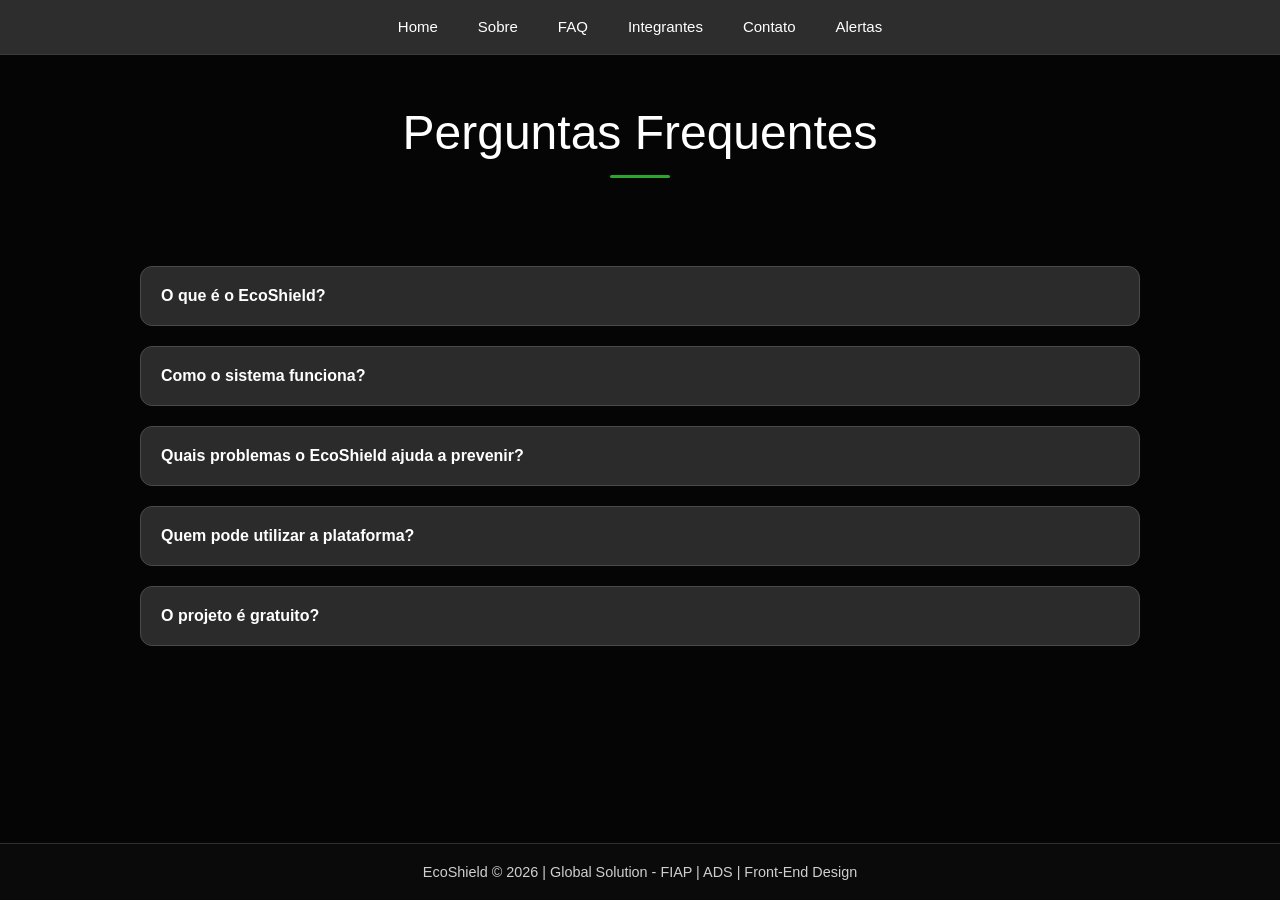
<file: pages/faq.html>
<!DOCTYPE html>
<html lang="pt-BR">

<head>
    <meta charset="UTF-8">
    <meta name="viewport" content="width=device-width, initial-scale=1.0">
    <title>FAQ - EcoShield</title>

    <link rel="stylesheet" href="../css/faq.css">
</head>

<body>

    <nav>
        <ul>
            <li><a href="index.html">Home</a></li>
            <li><a href="sobre.html">Sobre</a></li>
            <li><a href="faq.html">FAQ</a></li>
            <li><a href="integrantes.html">Integrantes</a></li>
            <li><a href="contato.html">Contato</a></li>
            <li><a href="alertas.html">Alertas</a></li>
        </ul>
    </nav>

    <header>
        <h1>Perguntas Frequentes</h1>
    </header>

    <main>

        <section class="faq-container">

            <div class="faq-item">
                <button class="faq-question">O que é o EcoShield?</button>
                <div class="faq-answer">
                    <p>
                        O EcoShield é uma plataforma desenvolvida para auxiliar no monitoramento e prevenção de riscos ambientais.
                    </p>
                </div>
            </div>

            <div class="faq-item">
                <button class="faq-question">Como o sistema funciona?</button>
                <div class="faq-answer">
                    <p>
                        O sistema coleta informações e auxilia na identificação de possíveis riscos ambientais.
                    </p>
                </div>
            </div>

            <div class="faq-item">
                <button class="faq-question">Quais problemas o EcoShield ajuda a prevenir?</button>
                <div class="faq-answer">
                    <p>
                        O sistema busca conscientizar e auxiliar na prevenção de enchentes, queimadas e outros eventos ambientais.
                    </p>
                </div>
            </div>

            <div class="faq-item">
                <button class="faq-question">Quem pode utilizar a plataforma?</button>
                <div class="faq-answer">
                    <p>
                        Qualquer pessoa interessada em acompanhar informações relacionadas à prevenção de desastres ambientais.
                    </p>
                </div>
            </div>

            <div class="faq-item">
                <button class="faq-question">O projeto é gratuito?</button>
                <div class="faq-answer">
                    <p>
                        Sim. O EcoShield foi desenvolvido como projeto acadêmico e possui finalidade educacional.
                    </p>
                </div>
            </div>

        </section>

    </main>

    <footer>
        <p>
            EcoShield © 2026 | Global Solution - FIAP | ADS | Front-End Design
        </p>
    </footer>

    <script src="../js/faq.js"></script>

</body>

</html>
</file>
<file: css/alertas.css>
::before,
::after {
    margin: 0;
    padding: 0;
    box-sizing: border-box;
}

:root {
    --green: #5dc54b;
    --green-dim: rgba(93, 197, 75, 0.35);
    --bg: #050505;
    --surface: #1e1e1e;
    --surface-alt: #2b2b2b;
    --border: #3b3b3b;
    --text: #f0f0f0;
    --text-muted: #9a9a9a;
    --radius: 12px;
    --transition: 0.25s ease;
}

body {
    font-family: "Segoe UI", Tahoma, Geneva, Verdana, sans-serif;
    background: var(--bg);
    color: var(--text);
    min-height: 100vh;
    line-height: 1.6;
}

nav {
    background: var(--surface);
    border-bottom: 1px solid var(--border);
    padding: 16px 0;
    position: sticky;
    top: 0;
    z-index: 100;
}

nav ul {
    list-style: none;
    display: flex;
    justify-content: center;
    gap: 32px;
    flex-wrap: wrap;
    padding: 0 20px;
}

nav a {
    text-decoration: none;
    color: var(--text-muted);
    font-size: 0.9rem;
    letter-spacing: 0.04em;
    transition: color var(--transition);
}

nav a:hover {
    color: var(--green);
}

header {
    text-align: center;
    padding: 60px 20px 40px;
}

header h1 {
    font-size: clamp(2rem, 5vw, 3rem);
    font-weight: 300;
    margin-bottom: 12px;
    letter-spacing: -0.02em;
}

header p {
    color: var(--text-muted);
    font-size: 1rem;
    max-width: 480px;
    margin: 0 auto;
}

main {
    width: 90%;
    max-width: 1200px;
    margin: 0 auto;
    padding-bottom: 60px;
}

section {
    margin-bottom: 48px;
}

section h2 {
    margin-bottom: 20px;
    color: var(--green);
    font-size: 1.2rem;
    font-weight: 600;
    letter-spacing: 0.06em;
    text-transform: uppercase;
}

.alerta {
    background: var(--surface-alt);
    border: 1px solid var(--border);
    border-radius: var(--radius);
    padding: 20px;
    margin-bottom: 16px;
    cursor: pointer;
    transition: transform var(--transition),
                border-color var(--transition),
                box-shadow var(--transition);
}

.alerta:hover {
    transform: translateY(-4px);
    border-color: var(--green);
    box-shadow: 0 8px 24px var(--green-dim);
}

.alerta h3 {
    margin-bottom: 8px;
    font-size: 1rem;
    font-weight: 600;
}

.table-wrapper {
    border-radius: var(--radius);
    overflow: hidden;
    border: 1px solid var(--border);
}

table {
    width: 100%;
    border-collapse: collapse;
    background: var(--surface-alt);
}

th,
td {
    border: 1px solid #444;
    padding: 14px 16px;
    text-align: center;
    font-size: 0.9rem;
}

th {
    background: #1a6b1a;
    font-weight: 600;
    letter-spacing: 0.04em;
    color: #d4f7cd;
}

td {
    color: var(--text-muted);
}

/* ── Footer ── */
footer {
    border-top: 1px solid var(--border);
    text-align: center;
    padding: 24px 20px;
    background: #0a0a0a;
    color: var(--text-muted);
    font-size: 0.85rem;
}

@media (max-width: 600px) {
    nav ul {
        gap: 20px;
    }

    main {
        width: 95%;
    }

    th,
    td {
        padding: 10px 8px;
        font-size: 0.8rem;
    }
}
</file>
<file: css/faq.css>
*{
    margin: 0;
    padding: 0;
    box-sizing: border-box;
}

body{
    font-family: "Segoe UI", Tahoma, Geneva, Verdana, sans-serif;
    background: #050505;
    color: #ffffff;
    min-height: 100vh;
    display: flex;
    flex-direction: column;
}

nav{
    background: #2d2d2d;
    border-bottom: 1px solid #3b3b3b;
    padding: 18px 0;
}

nav ul{
    list-style: none;
    display: flex;
    justify-content: center;
    gap: 40px;
}

nav a{
    text-decoration: none;
    color: #ffffff;
    font-size: 15px;
    transition: 0.3s;
}

nav a:hover{
    color: #5dc54b;
}

header{
    text-align: center;
    padding: 50px 20px 30px;
}

header h1{
    font-size: 3rem;
    font-weight: 300;
}

header h1::after{
    content: "";
    display: block;
    width: 60px;
    height: 3px;
    background: #2ca62c;
    margin: 15px auto 0;
    border-radius: 10px;
}

main{
    width: 90%;
    max-width: 1000px;
    margin: auto;
    padding-bottom: 60px;
}

.faq-item{
    background: #2b2b2b;
    border: 1px solid #4a4a4a;
    border-radius: 12px;
    margin-bottom: 20px;
    overflow: hidden;
}

.faq-question{
    width: 100%;
    background: transparent;
    color: white;
    border: none;
    padding: 20px;
    text-align: left;
    cursor: pointer;
    font-size: 1rem;
    font-weight: 600;
}

.faq-question:hover{
    background: #343434;
}

.faq-answer{
    padding: 0 20px 20px;
    color: #d6d6d6;
    line-height: 1.6;
}

footer{
    margin-top: auto;
    border-top: 1px solid #2f2f2f;
    text-align: center;
    padding: 20px;
    color: #cfcfcf;
    font-size: 0.9rem;
    background: #0a0a0a;
}

@media (max-width: 768px){

    header h1{
        font-size: 2rem;
    }

    nav ul{
        flex-wrap: wrap;
        gap: 20px;
    }
}
.faq-item{
    background: #2b2b2b;
    border: 1px solid #4a4a4a;
    border-radius: 12px;
    margin-bottom: 20px;
    overflow: hidden;
    transition: 0.3s;
}
 
.faq-item:hover{
    transform: translateY(-3px);
    border-color: #43b043;
    box-shadow: 0 0 15px rgba(67,176,67,0.2);
}

.faq-answer{
    display: none;
}

.faq-question{
    transition: 0.3s;
}

.faq-question:hover{
    color: #5dc54b;
}

.faq-item{
    transition: 0.3s;
}

.faq-item:hover{
    transform: translateY(-3px);
}
</file>
